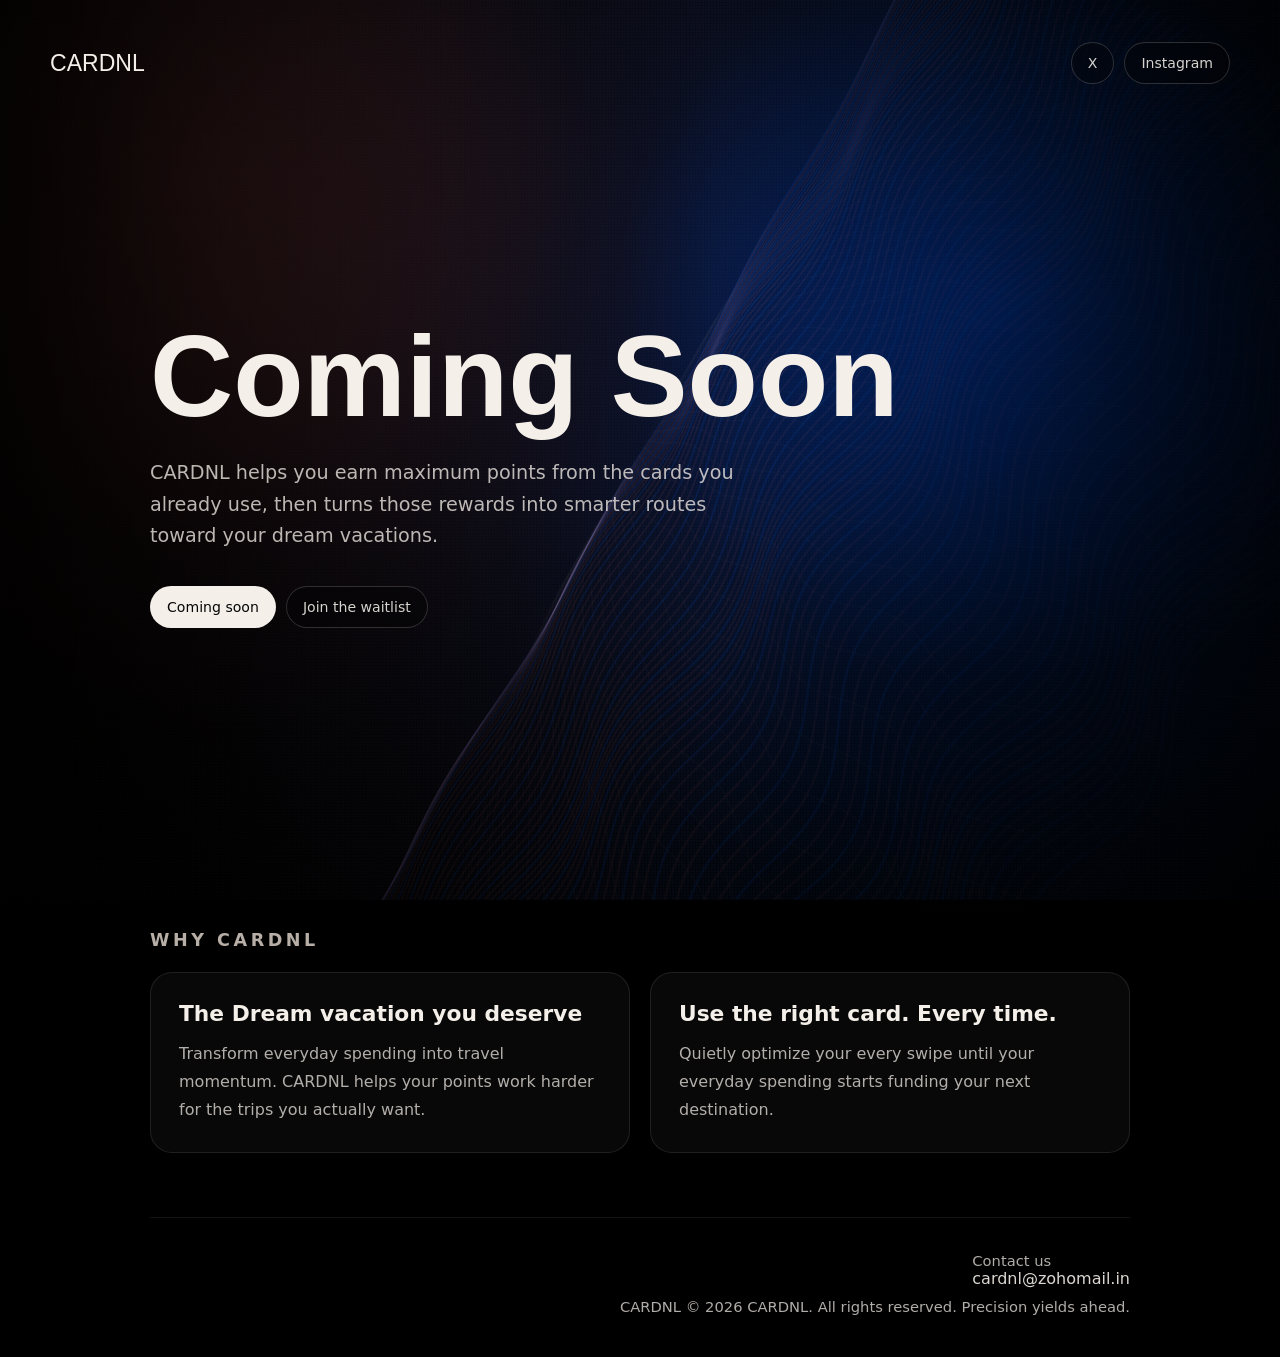
<file: index.html>
<!doctype html>
<html lang="en">
  <head>
    <meta charset="utf-8" />
    <meta name="viewport" content="width=device-width, initial-scale=1" />
    <title>CARDNL - Coming Soon</title>
    <link rel="preconnect" href="https://api.fontshare.com" />
    <link rel="preconnect" href="https://cdn.fontshare.com" crossorigin />
    <link href="https://api.fontshare.com/v2/css?f[]=panchang@500&display=swap" rel="stylesheet" />
    <link rel="stylesheet" href="./styles.css" />
  </head>
  <body>
    <canvas id="shader-bg" aria-hidden="true"></canvas>
    <div class="grain" aria-hidden="true"></div>

    <main class="page-shell">
      <nav class="topbar" aria-label="CARDNL social links">
        <a class="brand" href="#" aria-label="CARDNL home">CARDNL</a>
        <div class="socials">
          <a href="https://x.com/usecardnl" aria-label="Follow CARDNL on X">X</a>
          <a href="https://instagram.com/usecardnl" aria-label="Follow CARDNL on Instagram">Instagram</a>
        </div>
      </nav>

      <section class="hero" aria-labelledby="hero-title">
        <p class="status"></p>
        <h1 id="hero-title">Coming Soon</h1>
        <p class="intro">
          CARDNL helps you earn maximum points from the cards you already use, then turns those rewards into smarter routes toward your dream vacations.
        </p>
        <div class="actions" aria-label="CARDNL launch status and social accounts">
          <span class="launch-pill">Coming soon</span>
          <a class="primary-button" href="./waitlist.html">Join the waitlist</a>
        </div>
      </section>

      <section class="feature-grid" aria-labelledby="features-title">
        <h2 id="features-title" class="section-title">Why CARDNL</h2>
        <div class="feature-cards">
          <article class="feature">
            <h3>The Dream vacation you deserve</h3>
            <p>Transform everyday spending into travel momentum. CARDNL helps your points work harder for the trips you actually want.</p>
          </article>
          <article class="feature">
            <h3>Use the right card. Every time.</h3>
            <p>Quietly optimize your every swipe until your everyday spending starts funding your next destination.</p>
          </article>
        </div>
      </section>

      <footer class="page-footer">
        <div class="footer-mini">
        </div>
        <div class="footer-contact">
          <div>
            <p>Contact us</p>
            <a href="mailto:cardnl@zohomail.in">cardnl@zohomail.in</a>
          </div>
          <p class="copyright">CARDNL © 2026 CARDNL. All rights reserved. Precision yields ahead.</p>
        </div>
      </footer>
    </main>

    <script src="./shader.js"></script>
  </body>
</html>
</file>
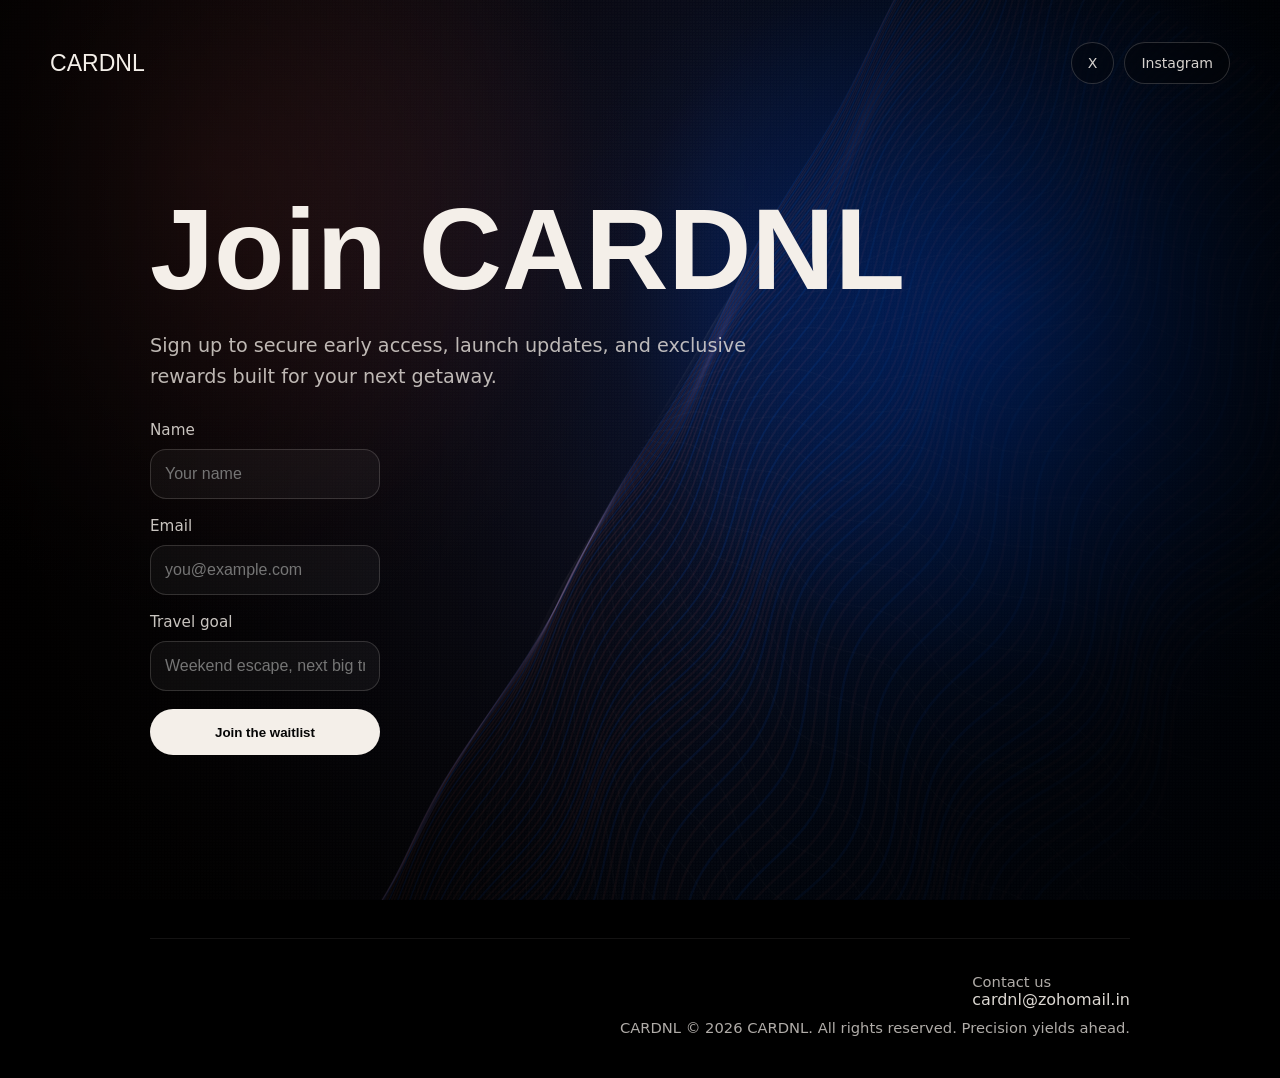
<file: waitlist.html>
<!doctype html>
<html lang="en">
  <head>
    <meta charset="utf-8" />
    <meta name="viewport" content="width=device-width, initial-scale=1" />
    <title>CARDNL Waitlist</title>
    <link rel="preconnect" href="https://api.fontshare.com" />
    <link rel="preconnect" href="https://cdn.fontshare.com" crossorigin />
    <link href="https://api.fontshare.com/v2/css?f[]=panchang@500&display=swap" rel="stylesheet" />
    <link rel="stylesheet" href="./styles.css" />
  </head>
  <body>
    <canvas id="shader-bg" aria-hidden="true"></canvas>
    <div class="grain" aria-hidden="true"></div>

    <main class="page-shell">
      <nav class="topbar" aria-label="CARDNL navigation">
        <a class="brand" href="index.html" aria-label="CARDNL home">CARDNL</a>
        <div class="socials">
          <a href="https://x.com/usecardnl" aria-label="Follow CARDNL on X">X</a>
          <a href="https://instagram.com/usecardnl" aria-label="Follow CARDNL on Instagram">Instagram</a>
        </div>
      </nav>

      <section class="hero" aria-labelledby="waitlist-title">
        <p class="status"></p>
        <h1 id="waitlist-title">Join CARDNL</h1>
        <p class="intro">
          Sign up to secure early access, launch updates, and exclusive rewards built for your next getaway.
        </p>
        <div class="waitlist-form">
          <form action="#" method="post">
            <label>
              Name
              <input type="text" name="name" placeholder="Your name" required />
            </label>
            <label>
              Email
              <input type="email" name="email" placeholder="you@example.com" required />
            </label>
            <label>
              Travel goal
              <input type="text" name="goal" placeholder="Weekend escape, next big trip, etc." />
            </label>
            <button type="submit">Join the waitlist</button>
          </form>
        </div>
      </section>

      <footer class="page-footer">
        <div class="footer-mini">
          
        </div>
        <div class="footer-contact">
          <div>
            <p>Contact us</p>
            <a href="mailto:cardnl@zohomail.in">cardnl@zohomail.in</a>
          </div>
          <p class="copyright">CARDNL © 2026 CARDNL. All rights reserved. Precision yields ahead.</p>
        </div>
      </footer>
    </main>

    <script src="./shader.js"></script>
  </body>
</html>
</file>
<file: styles.css>
:root {
  --text: #f4efe9;
  --muted: #b7afa7;
  --line: rgba(244, 239, 233, 0.18);
  --red: #803731;
  --blue: #0043ca;
  --ink: #050505;
}

* {
  box-sizing: border-box;
}

html,
body {
  min-height: 100%;
}

body {
  margin: 0;
  overflow-x: hidden;
  color: var(--text);
  background: #000;
  font-family: Inter, ui-sans-serif, system-ui, -apple-system, BlinkMacSystemFont, "Segoe UI", sans-serif;
}

a {
  color: inherit;
  text-decoration: none;
}

#shader-bg {
  position: fixed;
  inset: 0;
  z-index: -3;
  width: 100%;
  height: 100%;
  background: #000;
}

.grain {
  position: fixed;
  inset: 0;
  z-index: -2;
  pointer-events: none;
  opacity: 0.22;
  mix-blend-mode: screen;
  background-image:
    radial-gradient(circle at 30% 40%, rgba(255, 255, 255, 0.08) 0 1px, transparent 1px),
    radial-gradient(circle at 70% 30%, rgba(255, 255, 255, 0.05) 0 1px, transparent 1px);
  background-size: 3px 3px, 5px 5px;
}

.page-shell {
  position: relative;
  min-height: 100svh;
  padding: clamp(20px, 4vw, 42px);
  background:
    linear-gradient(90deg, rgba(0, 0, 0, 0.86), rgba(0, 0, 0, 0.28) 56%, rgba(0, 0, 0, 0.72)),
    radial-gradient(circle at 18% 20%, rgba(128, 55, 49, 0.28), transparent 30%),
    radial-gradient(circle at 76% 32%, rgba(0, 67, 202, 0.22), transparent 36%);
}

.topbar {
  display: flex;
  align-items: center;
  justify-content: space-between;
  gap: 20px;
  width: min(1180px, 100%);
  margin: 0 auto;
}

.brand {
  font-family: "Panchang", sans-serif;
  font-size: clamp(1rem, 1.8vw, 1.45rem);
  letter-spacing: 0;
}

.socials,
.actions {
  display: flex;
  align-items: center;
  gap: 10px;
  flex-wrap: wrap;
}

.socials a,
.actions a,
.launch-pill,
.primary-button {
  min-height: 42px;
  display: inline-flex;
  align-items: center;
  justify-content: center;
  border: 1px solid var(--line);
  border-radius: 999px;
  padding: 0 16px;
  color: rgba(244, 239, 233, 0.88);
  background: rgba(5, 5, 5, 0.34);
  backdrop-filter: blur(16px);
  font-size: 0.88rem;
}

.socials a:hover,
.actions a:hover,
.primary-button:hover {
  border-color: rgba(244, 239, 233, 0.42);
  background: rgba(244, 239, 233, 0.08);
}

.primary-button {
  background: rgba(244, 239, 233, 0.08);
  border-color: rgba(244, 239, 233, 0.22);
}

.waitlist-form {
  margin-top: 28px;
}

.waitlist-form form {
  display: grid;
  gap: 18px;
  max-width: 520px;
}

.waitlist-form label {
  display: grid;
  gap: 10px;
  color: rgba(244, 239, 233, 0.82);
  font-size: 0.95rem;
}

.waitlist-form input {
  width: 100%;
  min-height: 50px;
  border: 1px solid rgba(244, 239, 233, 0.16);
  border-radius: 16px;
  background: rgba(255, 255, 255, 0.04);
  color: var(--text);
  padding: 0 14px;
  font-size: 1rem;
}

.waitlist-form button {
  min-height: 46px;
  border-radius: 999px;
  border: 1px solid var(--line);
  background: var(--text);
  color: var(--ink);
  font-weight: 700;
  cursor: pointer;
  transition: transform 0.18s ease, background 0.18s ease;
}

.waitlist-form button:hover {
  transform: translateY(-1px);
  background: rgba(244, 239, 233, 0.94);
}

.feature-grid {
  width: min(980px, 100%);
  margin: 56px auto 0;
}

.section-title {
  margin: 0 0 22px;
  font-size: 1.1rem;
  text-transform: uppercase;
  letter-spacing: 0.2em;
  color: var(--muted);
}

.feature-cards {
  display: grid;
  grid-template-columns: repeat(2, minmax(0, 1fr));
  gap: 20px;
}

.feature {
  padding: 28px;
  border: 1px solid rgba(244, 239, 233, 0.1);
  border-radius: 22px;
  background: rgba(255, 255, 255, 0.03);
}

.feature h3 {
  margin-top: 0;
  margin-bottom: 14px;
  font-size: clamp(1.25rem, 1.7vw, 1.65rem);
}

.feature p {
  margin: 0;
  color: rgba(244, 239, 233, 0.72);
  line-height: 1.75;
}

.waitlist-panel {
  width: min(780px, 100%);
  margin: 48px auto 0;
  padding: 32px;
  border: 1px solid rgba(244, 239, 233, 0.12);
  border-radius: 24px;
  background: rgba(255, 255, 255, 0.03);
}

.waitlist-panel h2 {
  margin: 0 0 12px;
  font-size: clamp(2rem, 4vw, 3rem);
}

.waitlist-panel p {
  margin: 0 0 24px;
  max-width: 680px;
  color: rgba(244, 239, 233, 0.74);
}

.page-footer {
  width: min(980px, 100%);
  margin: 64px auto 0;
  padding-top: 34px;
  border-top: 1px solid rgba(244, 239, 233, 0.08);
  display: flex;
  flex-wrap: wrap;
  justify-content: space-between;
  gap: 18px;
  color: rgba(244, 239, 233, 0.72);
}

.footer-mini {
  display: flex;
  flex-wrap: wrap;
  gap: 14px;
  font-size: 0.95rem;
}

.footer-mini span {
  padding: 10px 16px;
  border: 1px solid rgba(244, 239, 233, 0.08);
  border-radius: 999px;
  background: rgba(255, 255, 255, 0.03);
}

.footer-contact {
  display: flex;
  flex-direction: column;
  align-items: flex-end;
  gap: 10px;
}

.footer-contact p,
.footer-contact a {
  margin: 0;
}

.footer-contact p {
  font-size: 0.92rem;
  color: rgba(244, 239, 233, 0.72);
}

.footer-contact a {
  color: var(--text);
  opacity: 0.9;
}

.hero {
  width: min(980px, 100%);
  min-height: calc(100svh - 110px);
  display: flex;
  flex-direction: column;
  justify-content: center;
  align-items: flex-start;
  margin: 0 auto;
  padding: 7vh 0 10vh;
}

.status {
  margin: 0 0 20px;
  color: var(--muted);
  font-size: 0.78rem;
  text-transform: uppercase;
  letter-spacing: 0.16em;
}

h1 {
  max-width: 820px;
  margin: 0;
  font-family: "Panchang", sans-serif;
  font-size: clamp(3.3rem, 9vw, 8.4rem);
  line-height: 0.92;
  letter-spacing: 0;
}

.intro {
  max-width: 620px;
  margin: 28px 0 0;
  color: rgba(244, 239, 233, 0.76);
  font-size: clamp(1.02rem, 1.5vw, 1.24rem);
  line-height: 1.65;
}

.actions {
  margin-top: 34px;
}

.launch-pill {
  color: var(--ink);
  border-color: transparent;
  background: var(--text);
}

@media (max-width: 680px) {
  .page-shell {
    padding: 18px;
  }

  .topbar {
    align-items: flex-start;
  }

  .socials {
    justify-content: flex-end;
  }

  .socials a {
    min-height: 38px;
    padding: 0 12px;
    font-size: 0.78rem;
  }

  .hero {
    min-height: calc(100svh - 82px);
    padding-bottom: 8vh;
  }

  h1 {
    font-size: clamp(3rem, 16vw, 5.4rem);
  }

  .actions {
    align-items: stretch;
    width: 100%;
  }

  .actions a,
  .launch-pill {
    width: 100%;
  }
}
</file>
